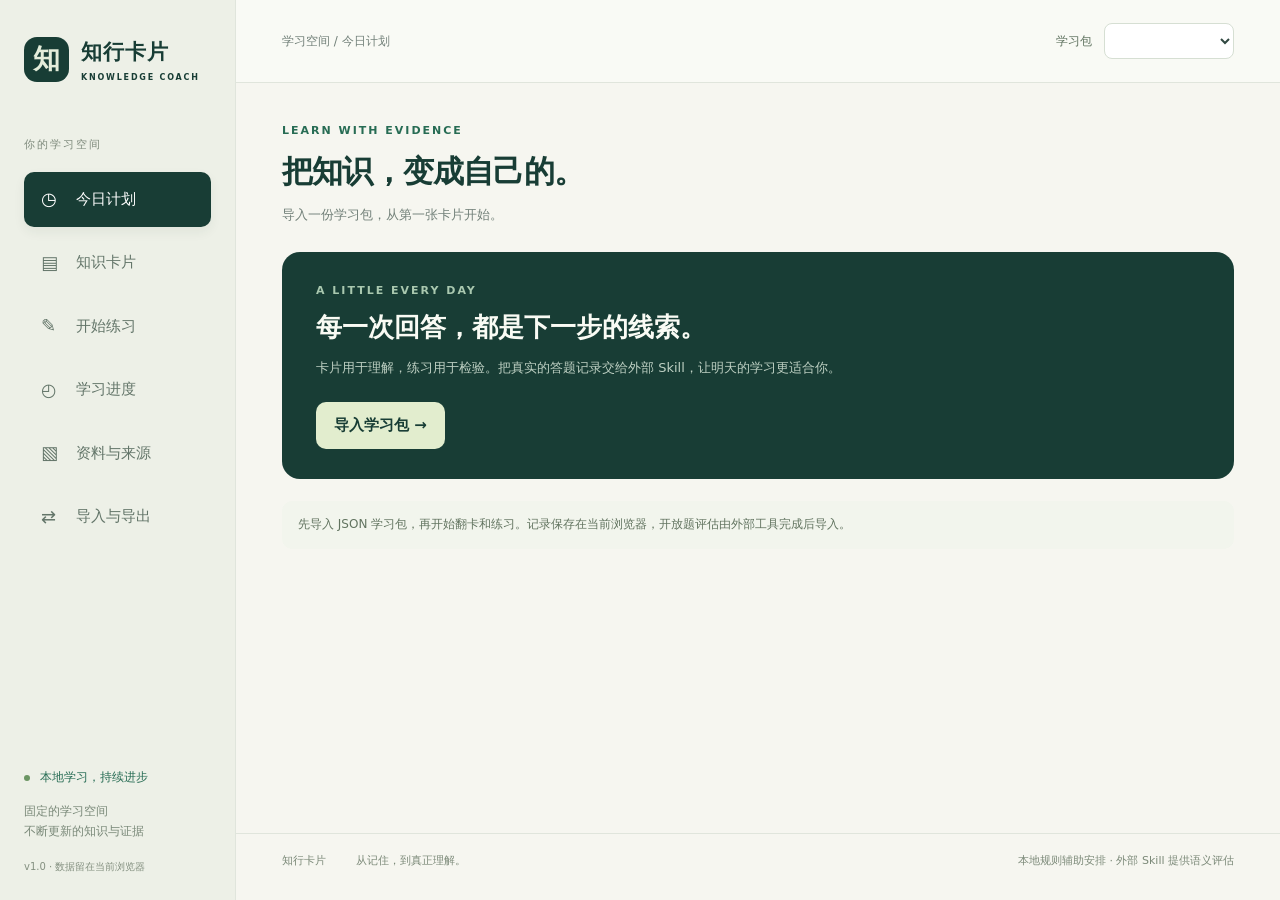
<file: index.html>
<!doctype html>
<html lang="zh-CN">
<head><meta charset="UTF-8"><meta name="viewport" content="width=device-width,initial-scale=1"><meta http-equiv="Content-Security-Policy" content="default-src 'self'; script-src 'self'; style-src 'self'; img-src 'self' data: blob:; connect-src 'none'; object-src 'none'; base-uri 'none'; form-action 'none'">
<meta name="theme-color" content="#183f36"><link rel="icon" href="data:,">
<title>知行卡片 · Knowledge Cards Coach</title><link rel="stylesheet" href="./style.css"></head>
<body>
<div class="shell">
<aside class="sidebar"><a class="brand" href="./" aria-label="知行卡片首页"><span class="brand-icon">知</span><span>知行卡片<small>KNOWLEDGE COACH</small></span></a><div class="nav-label">你的学习空间</div><nav id="navigation" aria-label="主要导航"></nav><div class="sidebar-foot"><span class="dot"></span> 本地学习，持续进步<p>固定的学习空间<br>不断更新的知识与证据</p><span class="version">v1.0 · 数据留在当前浏览器</span></div></aside>
<div class="workspace"><header class="topbar"><span id="breadcrumb">学习空间 / 今日计划</span><div class="pack-control"><label for="pack-select">学习包</label><select id="pack-select"></select></div></header><main id="main" tabindex="-1"></main><footer>知行卡片 <span>从记住，到真正理解。</span><span>本地规则辅助安排 · 外部 Skill 提供语义评估</span></footer></div>
</div>
<div id="toast" role="status" aria-live="polite"></div>
<dialog id="edit-dialog"><form id="edit-form"><h2>保存为学习包新修订</h2><p>旧版与历史答题保留；此修改将产生新 revision。</p><label>卡片正面<textarea id="edit-front" required></textarea></label><label>卡片背面<textarea id="edit-back" required></textarea></label><div class="actions"><button type="button" id="edit-cancel" class="secondary">取消</button><button type="submit">保存新修订</button></div></form></dialog>
<script type="module" src="./app.js"></script>
</body></html>
</file>
<file: style.css>
:root{--paper:#f6f6f0;--white:#fff;--ink:#183d35;--text:#304841;--muted:#728079;--line:#e0e5dc;--green:#276c54;--mint:#e8f1e8;--orange:#b26d34;--sand:#f6eddb;--red:#a0443e;--radius:18px}*{box-sizing:border-box}body{margin:0;background:var(--paper);color:var(--text);font-family:Inter,"PingFang SC","Microsoft YaHei",system-ui,sans-serif;font-size:15px;line-height:1.7}button,input,select,textarea{font:inherit}button{cursor:pointer;border:1px solid transparent;border-radius:10px;padding:10px 17px;background:var(--ink);color:white;font-weight:600;transition:background .15s,transform .15s}button:hover{background:#2a5e4f}button:disabled{cursor:not-allowed;opacity:.45}button.secondary{background:white;color:var(--ink);border-color:var(--line)}button.secondary:hover{background:var(--mint)}button.text-button{background:transparent;color:var(--green);padding:5px 8px}button:focus-visible,a:focus-visible,input:focus-visible,textarea:focus-visible,select:focus-visible{outline:3px solid #b78445;outline-offset:3px}a{color:var(--green)}h1,h2,h3,p{margin-top:0}h1{font-size:31px;line-height:1.45;letter-spacing:-.8px;color:var(--ink);margin-bottom:10px}h2{font-size:20px;color:var(--ink);line-height:1.5;margin-bottom:14px}h3{font-size:16px;margin-bottom:8px;color:var(--ink)}p{margin-bottom:14px}.shell{display:flex;min-height:100vh}.sidebar{width:236px;padding:35px 24px 24px;background:#edf0e7;position:fixed;top:0;bottom:0;border-right:1px solid var(--line);display:flex;flex-direction:column}.brand{display:flex;align-items:center;gap:12px;text-decoration:none;color:var(--ink);font-size:21px;font-weight:750;letter-spacing:1px}.brand small{display:block;font-size:8px;letter-spacing:1.8px;margin-top:0}.brand-icon{border-radius:13px;background:var(--ink);color:#e4edda;display:grid;place-content:center;width:45px;height:45px;font-family:serif;font-size:27px}.nav-label{font-size:11px;letter-spacing:2px;color:#7d897b;margin-top:52px;margin-bottom:17px}nav{display:flex;flex-direction:column;gap:9px}nav button{background:transparent;color:#637569;text-align:left;font-weight:500;display:flex;gap:13px;align-items:center;padding:11px 16px}nav button.active{background:var(--ink);color:white;box-shadow:0 5px 12px #183d3510}nav button:hover{background:#e1e7d9}nav button.active:hover{background:var(--ink)}.nav-icon{font-size:18px;width:22px;display:inline-block}.sidebar-foot{margin-top:auto;font-size:12px;color:var(--green);padding-top:70px}.sidebar-foot p{font-size:12px;color:#7a8979;margin-top:13px}.version{font-size:10px;color:#849080}.dot{display:inline-block;width:6px;height:6px;background:#6b9563;border-radius:50%;margin-right:6px}.workspace{margin-left:236px;flex:1;min-width:0}.topbar{height:83px;background:#f9faf5;border-bottom:1px solid var(--line);padding:0 46px;display:flex;align-items:center;justify-content:space-between;gap:14px;font-size:12px;color:var(--muted)}select,input,textarea{border:1px solid #d6dfd3;background:white;color:var(--text);border-radius:8px;padding:9px 12px;max-width:100%}.pack-control{display:flex;align-items:center;gap:12px}.pack-control select{max-width:300px;font-size:12px}main{max-width:1350px;margin:0 auto;padding:39px 46px 60px;min-height:calc(100vh - 150px)}.eyebrow{font-size:11px;letter-spacing:2px;color:var(--green);font-weight:650;margin-bottom:8px}.page-heading{display:flex;justify-content:space-between;align-items:flex-start;gap:20px;margin-bottom:26px}.subtitle{font-size:13px;color:var(--muted);margin-bottom:0}.pill,.tag{display:inline-flex;align-items:center;border-radius:6px;padding:3px 8px;background:var(--mint);color:var(--green);font-size:11px;line-height:1.6}.pill.sand{background:var(--sand);color:var(--orange)}.pill.red{background:#faebe7;color:var(--red)}.hero{display:grid;grid-template-columns:1fr auto;gap:25px;padding:30px 34px;border-radius:var(--radius);background:var(--ink);color:#ecf1e7;position:relative;overflow:hidden;margin-bottom:22px}.hero h2{font-size:26px;color:#f9fbf4;margin-bottom:10px}.hero p{color:#bed0c3;font-size:13px;max-width:540px}.hero .eyebrow{color:#a9c8af}.hero button{background:#e2edce;color:var(--ink)}.hero button.secondary{background:#ffffff0b;border-color:#718d7e;color:white}.hero .actions{margin-top:22px}.hero-art{width:158px;height:145px;display:flex;align-items:center;justify-content:center;position:relative}.mini-card{position:absolute;width:95px;height:123px;border:1px solid #b8caa1;background:#cfddba;border-radius:13px;transform:rotate(13deg);right:5px;top:3px}.mini-card.front{background:#ecf1df;transform:rotate(-11deg);right:34px;top:20px;display:flex;flex-direction:column;justify-content:center;align-items:center;color:#31563d;gap:8px}.mini-card span{font-family:serif;font-size:31px}.mini-card small{font-size:9px;letter-spacing:2px}.stats{display:grid;grid-template-columns:repeat(4,1fr);gap:15px;margin-bottom:28px}.stat{background:white;border:1px solid var(--line);border-radius:14px;padding:18px 21px}.stat-label{font-size:12px;color:var(--muted)}.stat-value{font-size:30px;color:var(--ink);font-weight:600;line-height:1.6}.stat-value small{font-size:12px;color:var(--muted);font-weight:400;margin-left:5px}.stat-caption{font-size:11px;color:#829080}.two-col{display:grid;grid-template-columns:minmax(0,1.55fr) minmax(260px,1fr);gap:22px}.panel{background:white;border:1px solid var(--line);border-radius:var(--radius);padding:23px;margin-bottom:20px}.panel-title{display:flex;justify-content:space-between;align-items:center;gap:12px;margin-bottom:16px}.panel-title h2{margin:0;font-size:17px}.muted{color:var(--muted);font-size:12px}.plan-row{display:flex;gap:14px;padding:15px 0;border-top:1px solid #edf0e8;align-items:flex-start}.plan-row:first-child{border-top:0}.row-number{border-radius:9px;background:#edf2e8;color:var(--green);width:34px;height:34px;flex-shrink:0;text-align:center;line-height:34px;font-size:12px}.row-content{flex:1;min-width:0}.row-content strong{font-size:13px;font-weight:600}.row-content p{font-size:11px;color:var(--muted);margin:4px 0 0}.row-time{font-size:11px;color:var(--muted);white-space:nowrap}.actions{display:flex;flex-wrap:wrap;gap:10px;align-items:center}.note{font-size:12px;line-height:1.8;padding:13px 16px;background:#f2f5ed;color:#61735f;border-radius:10px;margin:15px 0}.note.warning{background:var(--sand);color:#856037}.empty{padding:42px 24px;text-align:center;color:var(--muted)}.empty h2{color:var(--ink)}.filters{display:flex;gap:12px;flex-wrap:wrap;align-items:center;margin-bottom:20px}.filters input{flex:1;min-width:180px}.flashcard{min-height:310px;border-radius:20px;background:white;border:1px solid var(--line);padding:34px;display:flex;flex-direction:column;box-shadow:0 7px 22px #183d3505}.flashcard:focus{outline:2px solid var(--green)}.card-content{font-size:25px;line-height:1.8;white-space:pre-wrap;color:var(--ink);text-align:center;flex:1;padding:30px 0;display:grid;place-content:center}.card-content img{max-width:100%;max-height:190px;margin:20px auto 0}.card-bottom{display:flex;justify-content:space-between;font-size:11px;color:var(--muted)}.flash-tools{display:flex;justify-content:center;gap:14px;margin:22px 0}.source-text{white-space:pre-wrap;font-size:13px;line-height:1.9;background:#f6f8f1;padding:16px;border-radius:10px}.source-image{max-width:100%;max-height:260px;object-fit:contain;border-radius:8px}.source-meta{font-size:11px;color:var(--muted);margin:6px 0 15px}.question{font-size:23px;line-height:1.7;color:var(--ink);white-space:pre-wrap;margin:20px 0}.option{display:flex;align-items:center;gap:14px;border:1px solid var(--line);border-radius:11px;padding:13px 17px;cursor:pointer;margin-bottom:12px}.option:has(input:checked){border-color:var(--green);background:#eef5eb}.option input{accent-color:var(--green)}textarea{display:block;width:100%;min-height:120px;resize:vertical}.field-grid{display:grid;grid-template-columns:1fr 1fr;gap:20px;margin:22px 0}label{font-size:12px;color:#607360}label select,label input,label textarea{display:block;width:100%;margin-top:6px}.option{font-size:14px;color:var(--text)}.option input{margin:0;width:auto}.result{border:1px solid #c8dac5;padding:17px;border-radius:12px;background:#eff7ec;margin-top:20px;white-space:pre-wrap;font-size:13px}.result.incorrect{background:#fcf0e9;border-color:#e4c5b7}.result.pending{background:#f8f2e6;border-color:#e6d7b7}.progress-bar{height:7px;background:#e6eddf;border-radius:20px;overflow:hidden;margin:10px 0}.progress-bar span{display:block;background:#477c5a;height:100%}.concept-row{padding:15px 0;border-bottom:1px solid var(--line)}.concept-row:last-child{border:0}.concept-head{display:flex;justify-content:space-between;gap:14px;align-items:center}.history{padding:15px 0;border-bottom:1px solid var(--line)}.history details{font-size:12px}.history summary{cursor:pointer}.history pre{white-space:pre-wrap;font:inherit}.upload-zone{padding:25px;border:1px dashed #a8bea6;border-radius:12px;background:#f7faf2;margin-bottom:18px}.upload-zone input{max-width:100%;font-size:12px}.file-entry{border-top:1px solid var(--line);padding:15px 0}.section-title{font-size:17px;margin:27px 0 16px}.divider{height:1px;background:var(--line);margin:22px 0}footer{display:flex;justify-content:space-between;gap:10px;padding:18px 46px;border-top:1px solid var(--line);font-size:11px;color:#7b8978}footer>span:first-of-type{margin-right:auto;margin-left:20px}#toast{position:fixed;bottom:25px;left:50%;transform:translateX(-50%);background:#183d35;color:white;border-radius:12px;max-width:min(85vw,750px);padding:12px 22px;box-shadow:0 8px 30px #0002;z-index:20;display:none}#toast.show{display:block}#toast.error{background:#7e3c32}dialog{border:1px solid var(--line);border-radius:18px;padding:28px;max-width:600px;width:90vw;color:var(--text)}dialog::backdrop{background:#183d3566}dialog label{display:block;margin-bottom:17px}dialog p{font-size:13px;color:var(--muted)}.shortcut{font-size:11px;color:#849080;text-align:center}.date-controls{display:flex;gap:8px;align-items:center;flex-wrap:wrap}.date-controls input{width:auto;font-size:12px}.date-controls input[type=number]{width:75px}.small{font-size:11px}.demo-links{display:flex;flex-wrap:wrap;gap:8px}.session-count{font-size:11px;padding:5px 10px;border-radius:6px;background:#f4f1e3;color:#8a713a}.source-links{font-size:11px;color:var(--muted);white-space:pre-wrap}.inline-check{display:flex;align-items:center;gap:8px}.inline-check input{width:auto}.mono{font-family:ui-monospace,monospace;overflow-wrap:anywhere;font-size:11px}.card-cloze{font-weight:700;color:#42764b}.saved-state{font-size:11px;color:var(--green);white-space:nowrap}
@media(min-width:1500px){main{padding-top:48px}}@media(max-width:1100px){.sidebar{width:200px;padding:30px 15px}.workspace{margin-left:200px}main{padding:30px 25px}.topbar{padding:0 25px}.two-col{grid-template-columns:1.2fr 1fr}.hero-art{width:120px}.stats{gap:10px}.stat{padding:15px}footer{padding:18px 25px}}
@media(max-width:780px){.shell{display:block}.sidebar{position:static;width:100%;height:auto;padding:17px 18px 0;border-right:0;border-bottom:1px solid var(--line);display:block}.brand{font-size:18px}.brand-icon{width:36px;height:36px;font-size:23px}.brand small{font-size:7px}.nav-label,.sidebar-foot{display:none}nav{margin-top:17px;flex-direction:row;overflow-x:auto;gap:5px;padding-bottom:12px}nav button{white-space:nowrap;font-size:12px;gap:6px;padding:9px 11px;flex-shrink:0}.nav-icon{font-size:14px;width:auto}.workspace{margin:0}.topbar{height:auto;min-height:62px;padding:12px 19px}.topbar>span{display:none}.pack-control{width:100%}.pack-control select{flex:1;max-width:100%}main{padding:26px 18px 35px}.page-heading{gap:12px}.page-heading h1{font-size:26px}.page-heading>.pill{display:none}.hero{padding:24px;grid-template-columns:1fr}.hero h2{font-size:23px}.hero-art{display:none}.stats{grid-template-columns:repeat(2,1fr);gap:10px;margin-bottom:20px}.stat{padding:14px 17px}.stat-value{font-size:27px}.two-col{grid-template-columns:1fr;gap:0}.panel{padding:20px}.question{font-size:19px}.field-grid{gap:12px}.flashcard{min-height:320px;padding:22px}.card-content{font-size:22px;padding:25px 0}.date-controls{gap:7px}.date-controls button{font-size:12px}footer{padding:17px 20px;font-size:10px}footer>span:last-child{display:none}.actions button{font-size:12px}.filters{gap:8px}.plan-row{gap:10px}.row-content strong{font-size:12px}.row-number{width:28px;height:28px;line-height:28px}.row-time{font-size:10px}h2{font-size:18px}button{padding:10px 14px}.flash-tools{gap:8px}.flash-tools button{font-size:12px}.upload-zone{padding:17px}.option{padding:13px;font-size:13px}.page-heading{margin-bottom:22px}}
@media(prefers-reduced-motion:reduce){*{transition:none!important;scroll-behavior:auto!important}}
.question-progress{display:block;width:100%;height:7px;border:0;border-radius:20px;overflow:hidden;accent-color:#477c5a;background:#e6eddf;margin:10px 0}.question-progress::-webkit-progress-bar{background:#e6eddf}.question-progress::-webkit-progress-value{background:#477c5a}
</file>
